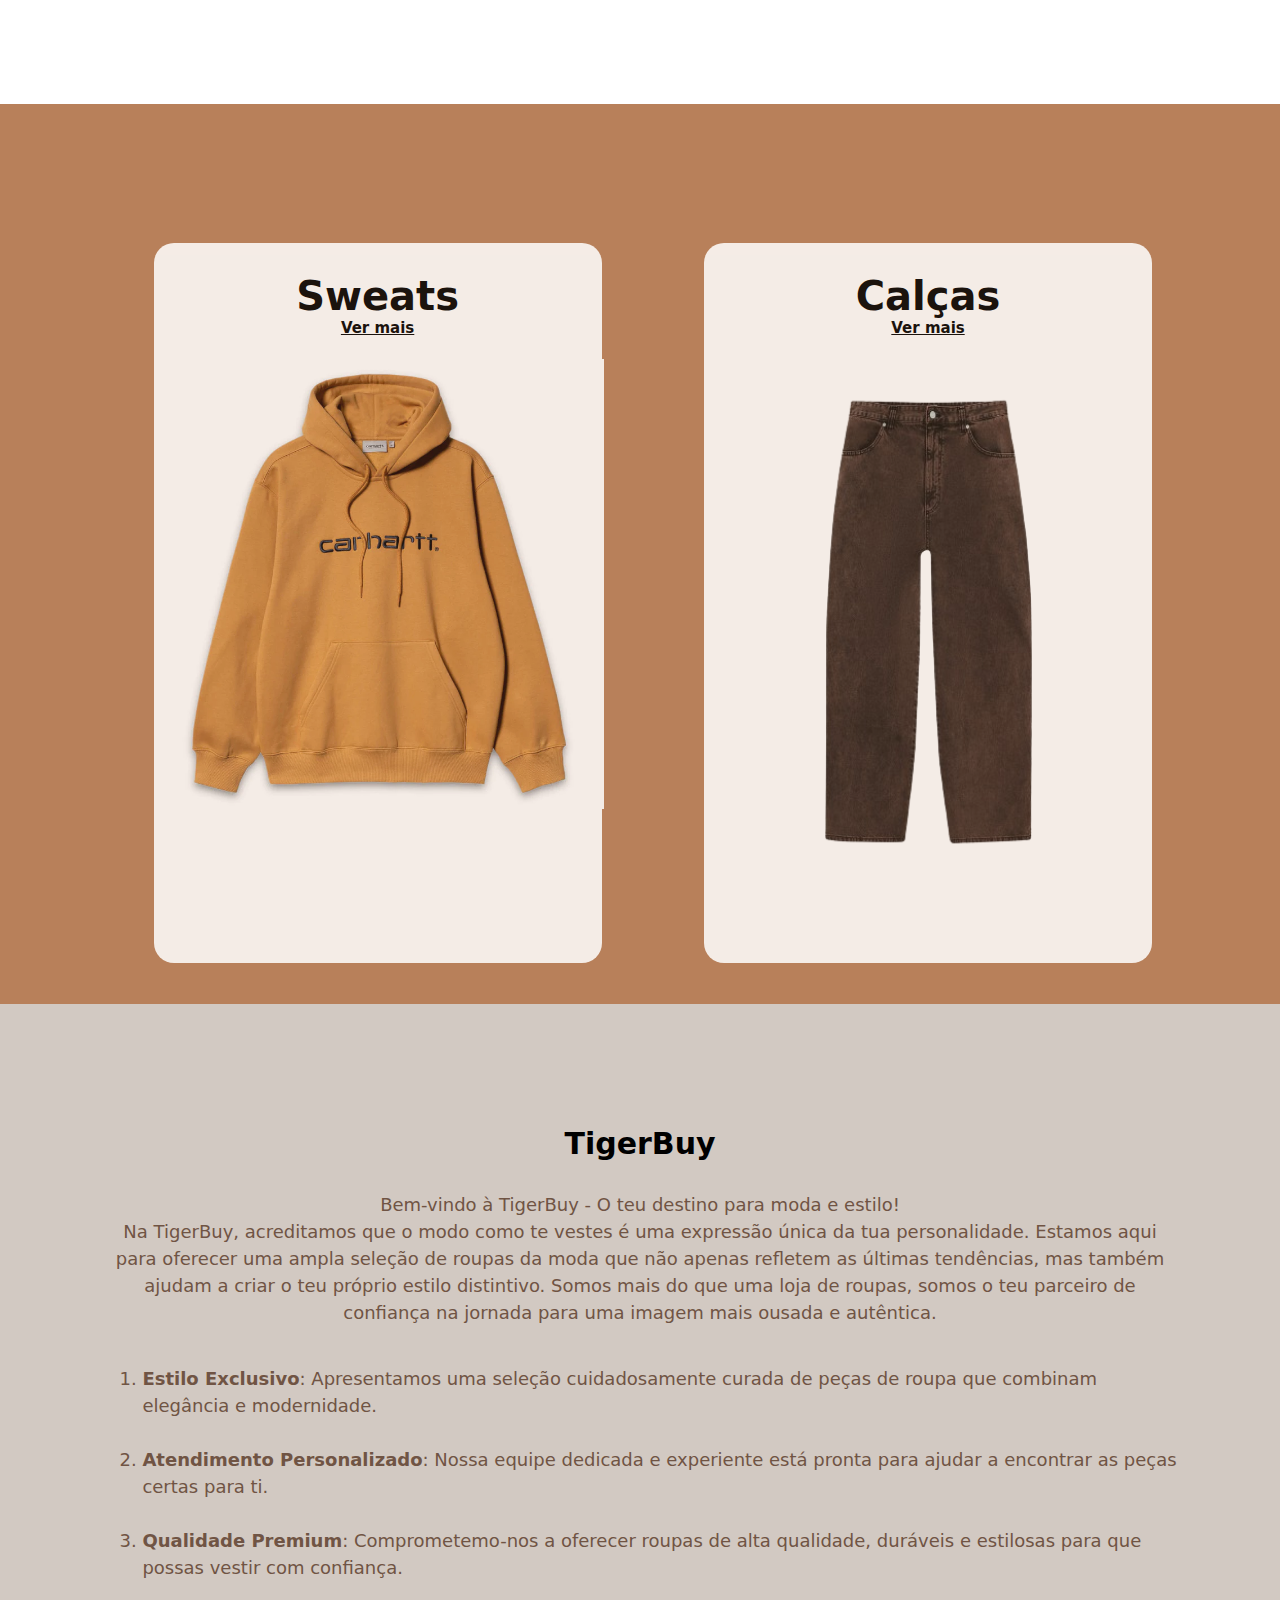
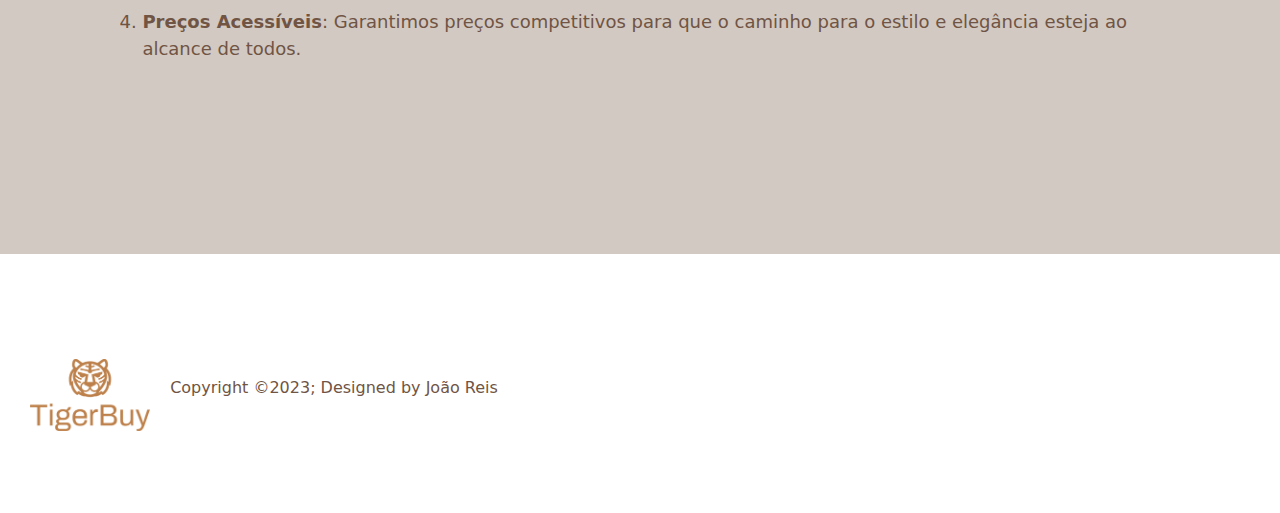
<file: index.html>
<!-- COMO ENTRAR NO ADMIN :
    PASS DO ADMIN : admin
    UTILIZADOR : admin 
    MAIL : admin@gmail.com 
-->
<!DOCTYPE html>
<html lang="en">
<head>
    <meta charset="UTF-8">
    <meta name="viewport" content="width=device-width, initial-scale=1.0">
    <title>TigerBuy</title>
    <link rel="stylesheet" href="style.css">
</head>
<body>   
    <iframe src="menu.php" width="100%" height="100px" frameborder="0"></iframe>
    <div class="bgImage">
        <div class="home_sweats">
            <h1>Sweats</h1>
            <h2><a href="catalogo.php#container-sweats" style="color: black;">Ver mais</a><h2>
            <img src="img/sweatHome.webp">
        </div>
        <div class="home_calcas">
            <h1>Calças</h1>
            <h2><a href="catalogo.php#container-calcas" style="color: black;">Ver mais</a><h2>
            <img src="img/calcasHome.png">
        </div>
    </div>
    <section class="sobre" id="sobre">
        <div class="sobre_conteudo"> 
            <h2>TigerBuy</h2>
            <p>Bem-vindo à TigerBuy - O teu destino para moda e estilo!<br>
                Na TigerBuy, acreditamos que o modo como te vestes é uma expressão única da tua personalidade. Estamos aqui para
                oferecer uma ampla seleção de roupas da moda que não apenas refletem as últimas tendências, mas também ajudam a
                criar o teu próprio estilo distintivo. Somos mais do que uma loja de roupas, somos o teu parceiro de confiança na
                jornada para uma imagem mais ousada e autêntica.</p>
            <br>
            <ol>
                <li><b>Estilo Exclusivo</b>: Apresentamos uma seleção cuidadosamente curada de peças de roupa que combinam elegância
                    e modernidade.</li>
                <br>
                <li><b>Atendimento Personalizado</b>: Nossa equipe dedicada e experiente está pronta para ajudar a encontrar as
                    peças certas para ti.</li>
                <br>
                <li><b>Qualidade Premium</b>: Comprometemo-nos a oferecer roupas de alta qualidade, duráveis e estilosas para que
                    possas vestir com confiança.</li>
                <br>
                <li><b>Preços Acessíveis</b>: Garantimos preços competitivos para que o caminho para o estilo e elegância esteja ao
                    alcance de todos.</li>
            </ol>
        </div>
    </section> 
    <iframe src="footer.html" width="100%" height="255" frameborder="0"></iframe>
</body>
</html>
</file>
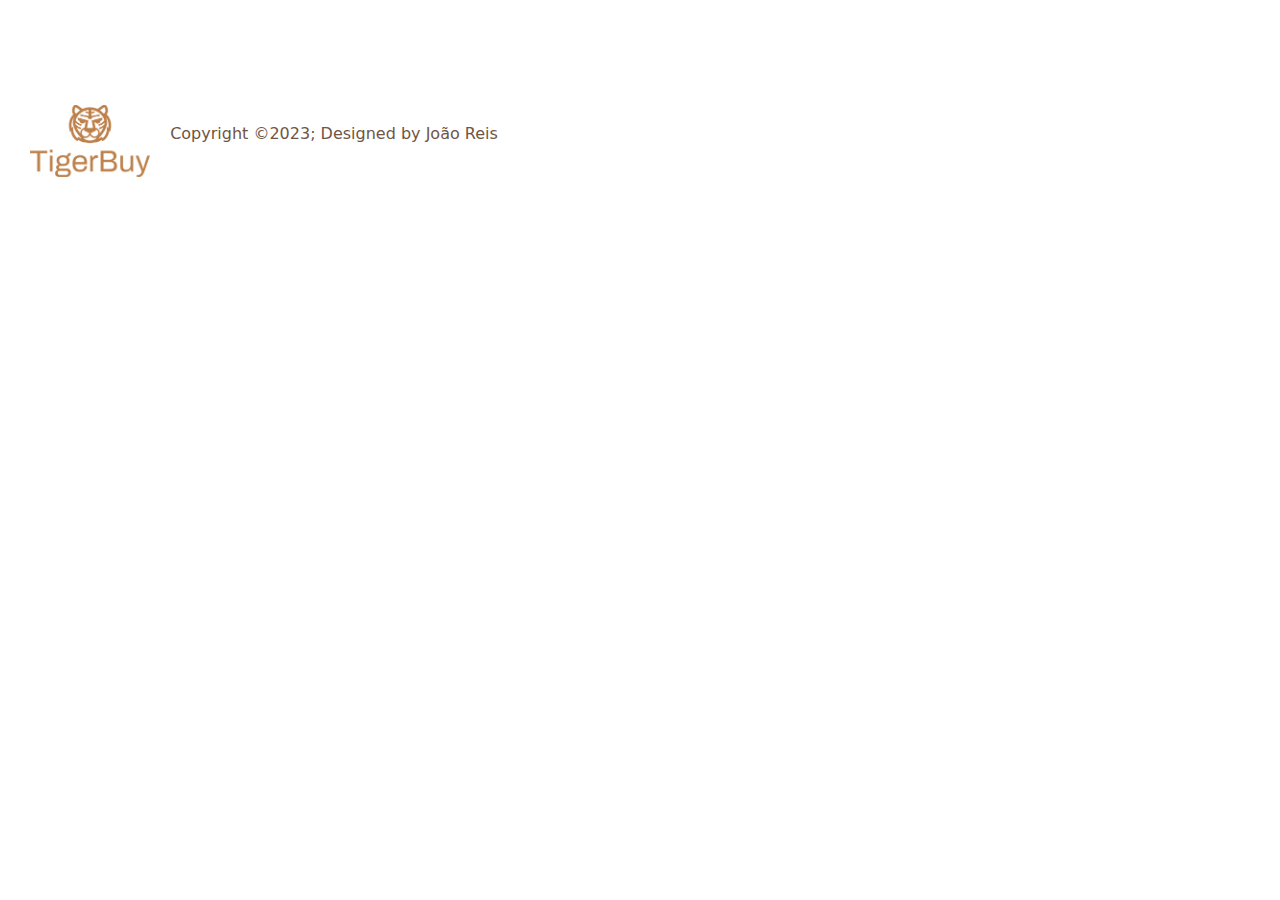
<file: footer.html>
<!DOCTYPE html>
<html lang="en">
<head>
    <meta charset="UTF-8">
    <meta name="viewport" content="width=device-width, initial-scale=1.0">
    <link rel="stylesheet" href="style.css">
    <link rel="stylesheet" href="https://cdnjs.cloudflare.com/ajax/libs/font-awesome/6.4.2/css/all.min.css" integrity="sha512-z3gLpd7yknf1YoNbCzqRKc4qyor8gaKU1qmn+CShxbuBusANI9QpRohGBreCFkKxLhei6S9CQXFEbbKuqLg0DA==" crossorigin="anonymous" referrerpolicy="no-referrer" />
    <title>Document</title>
</head>
<body style="overflow: hidden;">
    <footer class="footer_menu">
        <div style="width: 60%; float: right; margin-top: 10px;">
            <iframe  style="float: right;"  width="100%" height="200" frameborder="0" scrolling="no" marginheight="0" marginwidth="0" src="https://maps.google.com/maps?width=100%25&amp;height=200&amp;hl=en&amp;q=Lgo%20Dr.%20Serafim%20Lopes%20Pereira,%202400-250%20Leiria+(Leiria)&amp;t=k&amp;z=17&amp;ie=UTF8&amp;iwloc=B&amp;output=embed"></iframe>
        </div>
        <img src="img/tigerbuy.png" class="footer_logo">
        <div class="social_icons">
            <a href="https://www.facebook.com/profile.php?id=100091956696504" target="_blank"><i class="fa-brands fa-facebook"></i></a>
            <a href="https://www.instagram.com/kazzio7/" target="_blank"><i class="fa-brands fa-instagram"></i></a>
            <a href="mailto:40991@aeds.pt" target="_blank"><i class="fa-solid fa-envelope"></i></a>
            <a href="https://www.youtube.com/watch?v=p65VssfJ3k4&t=321s" target="_blank"><i class="fa-brands fa-youtube"></i></a>
        </div>
        <p style="text-align: center;">Copyright &copy;2023; Designed by João Reis</p>
    </footer> 
</body>
</html>
</file>
<file: style.css>
html{
    scroll-behavior:smooth;
}

body {
    margin: 0;
    min-height: 100vh;
}

* {
    margin: 0;
    font-family: system-ui, -apple-system, BlinkMacSystemFont, 'Segoe UI', Roboto, Oxygen, Ubuntu, Cantarell, 'Open Sans', 'Helvetica Neue', sans-serif;
}


/* TOP NAV*/


.topnav {
    display: flex;
    justify-content: center;
    align-items: center;
    letter-spacing: .5px;
    text-transform: uppercase;
    background-color: white;
    height: 100px;
}

.nav-container {
    display: flex;
    align-items: center;
    height: 100px;
}

.topnav-icon{
    height: 70px;
    width: 120px;
}

.topnav a {
    color: #B8805A;
    text-align: center;
    padding: 15px 30px;
    text-decoration: none;
    font-size: 17px;
    display: inline-block;
    position: relative;
}

.topnav a:after {
    content: '';
    position: absolute;
    width: 100%;
    transform: scaleX(0);
    height: 2px;
    bottom: 0;
    left: 0;
    background-color: #B8805A;
    transform-origin: bottom;
    transition: transform 0.5s ease-out;
}
  
.topnav a:hover:after {
    transform: scaleX(0.8);
    transform-origin: bottom center;
}

#cart-icon {
    margin-top: 10px;
    height: 30px;
    float: right;
    cursor: pointer;
    position: relative;
}

.quantity {
    color: white;
    margin-left: 15px;
    padding-left: 4px;
    padding-bottom: 5px;
    background-color: #B8805A;
    border-radius: 10px;
    width: 13px;
    height: 13px;
    position: absolute;
    z-index: 100;
    font-size: small;
}


/* Página Login*/


.login-container {
    display: flex;
    align-items: center;
    justify-content: center;
}

.divLogin {
    margin-top: 5%;
    background-color: white;
    width: 45%;
    height: 60%;
    min-height: 400px;
    max-height: 450px;
    border-radius: 55px;
    box-shadow: 15px 15px 46px 0px #B8805A;
    transition: 1.2s;
    scale: 1;
}

.divLogin:hover{
    transition: 1.2s;
    transform: scale(1.1);
    align-items: center;
    vertical-align: middle;
    box-shadow:15px 15px 46px 5px #5D341B;
    cursor: pointer;
}

.formLogin h1{
    color: #5D341B;
    text-align: center;
    margin-bottom: 35px;
}

.formLogin h4{
    margin-top: 10px;
    font-size: 14px;
    color: red;
    text-align: center;
}

.formLogin {
    margin-top: 4%;
    text-align: center;
}

.formLogin input {
    text-align: center;
    border-radius: 10px;
}

.formLogin-table{
    color: #5D341B;
    display:  grid;
    place-items: center;
    border-collapse: separate;
    border-spacing: 0 15px;
}

.formLogin-table h3{
    color: #B8805A;
}

.btn{
    margin-top: 25px;   
    border-color: #B8805A;
    font-family:'Century Gothic';
    font-size: 20px;
    width: 20%;
    color: #D2C9C2;
    background-color: #B8805A;
    border-radius: 10px;
    transition: 0.6s ease-in-out;
    scale: 1;
}

.btn:hover{
    transform: scale(1.1);
    margin-bottom: 10px;
    transition: 0.6s ease-in-out;   
    box-shadow:1px 1px 10px 1px #5D341B;
    cursor: pointer;
}

/* Página index */

.bgImage{
    background-color: #B8805A ;
    height: 100vh;
}


.home_sweats{
    background-color: white;
    opacity: 85%;
    left: 12%;
    top: 27%;
    position: absolute;
    width: 35%;
    height: 80vh;
    border-radius: 20px;
    scale: 1;
}


.home_sweats img{
    transition: 0.6s ease-in-out;
    margin-top: 5%;
    height: 50vh;
}

.home_sweats img:hover{   
    transition: 0.6s ease-in-out;
    transform: scale(1.1);
    cursor: pointer;
}

.home_sweats h1{
    font-size: 40px;
    margin-top: 30px;
    text-align: center;
}

.home_sweats h2{
    font-size: 15px;
    text-align: center;
}

.home_calcas{
    background-color: white;
    opacity: 85%;
    left: 55%;
    top: 27%;
    position: absolute;
    width: 35%;
    height: 80vh;
    border-radius: 20px;
    scale: 1;
}

.home_calcas img {
    transition: 0.6s ease-in-out;
    height: 70vh;
    margin-top: -30px ;
}

.home_calcas img:hover{   
    transition: 0.6s ease-in-out;
    transform: scale(1.1);
    cursor: pointer;
}

.home_calcas h1{
    font-size: 40px;
    margin-top: 30px;
    text-align: center;
}

.home_calcas h2{
    font-size: 15px;
    text-align: center;
}


/* Página catálogo*/



section {
    padding: 100px 8%;
}

section h1{
    color: #5D341B;
    text-align: center;
    width: auto;
    font-size: 45px;
    text-shadow: 3px 3px 3px #B8805A;
    margin-bottom: 30px;
}

.container-sweats {
    display: grid;
    grid-template-columns: repeat(auto-fit, minmax(220px, auto));
    align-items: center;
    gap: 2rem;
    text-align: center;
    cursor: pointer;
    padding-top: 2rem;
}

.container-calcas {
    display: grid;
    grid-template-columns: repeat(auto-fit, minmax(220px, auto));
    align-items: center;
    gap: 2rem;
    text-align: center;
    cursor: pointer;
    padding-top: 2rem;
}

.newItems-content{
    display: grid;
    grid-template-columns: repeat(auto-fit, minmax(300px, auto));
    align-items: center;
    gap: 2rem;
    text-align: center;
    cursor: pointer;
    padding-top: 2rem;
}

.newItems-content span{
    text-decoration: line-through;
}

.box {
    background-color: #f1f1f1;
    padding: 0px 20px 10px 20px;
    box-shadow: 5px 45px 56px rgba(0, 0, 0, 0.12);
    border-radius: 10px;
    position: relative;
    transition: all .35s ease;
    scale: 1;
    max-width: 35vh;
}

.box:hover {
    transform: scale(1.1);
}

.product-img {
    max-width: 100%;
}

.box h4 {
    font-size: 18px;
    letter-spacing: 1px;
    margin-bottom: 8px;
}

.box h5 {
    font-size: 16px;
    letter-spacing: 1px;
    margin-bottom: 20px;
}

.add-cart{
    border-radius: 10px;
    position: absolute;
    top: 0;
    left: 0;
    padding: 10px;
    background: #5D341B;
    color: white;
    display: inline-flex;
    align-items: center;
    justify-content: center;
    font-size: 18px;
    cursor: pointer;
}

.add-cart:active{
    transform: scale(1.2);
}

.discount-popup {
    display: none;
    position: fixed;
    top: 50%;
    left: 50%;
    transform: translate(-50%, -50%);
    padding: 20px;
    background-color: #fff;
    border: 1px solid #ccc;
    box-shadow: 0 0 10px rgba(0, 0, 0, 0.1);
    z-index: 1000;
}

.overlay {
    display: none;
    position: fixed;
    top: 0;
    left: 0;
    width: 100%;
    height: 100%;
    background-color: rgba(0, 0, 0, 0.5);
    z-index: 999;
}

/* Carrinho */

.cart-menu{
    position: fixed;
    top: 0;
    right: -100%;
    width: 360px;
    min-height: 100vh;
    padding: 20px;
    background-color: rgb(255, 255, 255);
    box-shadow: 0px 0px 30px #5D341B;    
    z-index: 100;
    transition: 0.6s ease-in-out;
}

.cart-menu.active{
    transition: 0.5s ease-in-out;
    right: 0;
}

.cart-title{
    text-align: center;
    font-size: 27px;
    margin-bottom: 30px;
}

.cart-box{
    display: grid;
    grid-template-columns: 32% 50% 18%;
    align-items: center;
    gap: 16px;
    margin-top: 16px;
}

.cart-img{
    width: 100px;
    height: 100px;
    object-fit: contain;
    padding: 10px;
}

.detail-box{
    display: grid;
    row-gap: 8px;
}

.cart-product-title{
    font-size: 15px;
    text-transform: uppercase;
}

.cart-price{
    font-size: 13px;
}

.cart-quantity{
    border: 1px solid;
    width: 40px;
    text-align: center;
    font-size: 15px;
}

.cart-remove{
    font-size: 24px;
    color: red;
    cursor: pointer;
}

.total{
    display: flex;
    justify-content: flex-end;
    margin-top: 18px;
    border-top: 1px solid;
}

.total-title{
    font-size: 17px;
    font-weight: 600;
}

.total-price{
    margin-left: 7px;
}

.btn-buy{
    box-shadow: 1px 1px 26px 0px #B8805A;
    display: flex;
    margin: 1.5rem auto 0 auto;
    padding: 12px 20px;
    border: none;
    background-color: #5D341B;
    color: white;
    font-size: 15px;
    font-weight: 500;
    cursor: pointer;
    border-radius: 10px;
    transition: 0.6s ease-in-out;
}

.btn-buy:hover{
    transition: 0.6s ease-in-out;
    transform: scale(1.1);
}

#close-cart{
    position: absolute;
    top: 15px;
    right: 13px;
    font-size: 30px;
    color: #5D341B;
    cursor: pointer;
}

/* Sobre */

.sobre{
    background-color: #D2C9C2;
    display: flex;
    align-items: center;
    justify-content: center;
    flex-direction: column;
    padding-top: 30px;
    height: 80vh;
}

.sobre_conteudo{
    text-align: center;
}

.sobre_conteudo h2{
    font-size: 30px;
    margin-bottom: 30px;
}

.sobre_conteudo p {
    font-size: 18px;
    color: #705444;
    line-height: 1.5;
    margin: 20px 0;
    text-align: center;
    font-weight: 400;
}

.sobre_conteudo ol{
    font-size: 18px;
    color: #705444;
    line-height: 1.5;
    text-align: left;
    font-weight: 400;
}


/* Footer */



.footer_menu {
    text-align: left;
    padding: 35px 30px 100px;
    background-color: white;
    color: #705444;
    margin-bottom: 0;
}

.footer_logo{
    margin-top: 70px;
    width: 120px;
    float: left;
}

.footer_logo:hover {
    transition: 0.5s ease-in-out;
}

.social_icons{
    margin-top: 4%;
    display: flex;
    justify-content: center;
}

.social_icons a{
    text-decoration: none;
    padding: 10px;
    background-color: white;
    margin: 10px;
    border-radius: 50%;
}

.social_icons a:hover{
    background-color: #111;
    transition: 0.5s ease-in-out;
}

.social_icons a i{
    font-size: 2em;
    color: #5D341B;
    opacity: 0.9;
}

.social_icons a:hover i{
    color: white;
    transition: 0.5s;
}


/* Admin  */

.painel_admin{
    text-align: center;
    float:  left;
    background-color: #705444;
    width: 30%;
    height: 100vh;
    box-shadow: 1px 0px 26px 0px #5D341B;
}

.painel_admin h1{
    margin: auto;
    width: 50%;
    padding: 10px;
    font-size: 30px;
    color: white;
    margin-bottom: 50px;
}

.painel_admin h2{
    padding: 10px;
    font-size: 19px;
    color: white;
    transition: 0.6s;
    text-align: center;
}

.painel_admin h2:hover{
    cursor: pointer;
    transition: 0.6s;
    transform: scale(1.1);
}

.novo_produto{
    display: flex;
    align-items: center;
    justify-content: center;
    height: 100vh;
}

.dados_produto{
    background-color: white;
    text-align: center;
    width: 50%;
    height: 80%;
    border-radius: 10px;
    box-shadow: 1px 1px 26px 0px #B8805A;
}

.dados_produto h1{
    color: #705444;
    text-transform: uppercase;
    margin-top: 7%;
    font-size: 30px;
    font-weight: 900;
    margin-bottom: 10%;
}

.inserir_produto{
    margin-top: 4%;
    text-align: center;
}

.inserir_produto input {
    border-radius: 10px;
    text-align: center;
}

.inserir_produto h3{
    margin-bottom: 50px;
    font-size: 24px;
}

.inserir_produto h4{
    margin-top: 10px;
    font-size: 14px;
    color: red;
    text-align: center;
}

.eliminar_produto{
    margin-left: 10px;
    margin-top: 10px;
}

.eliminar_produto input {
    border-radius: 10px;
    text-align: center;
}

/* Página erro */

.body-erro {
    font-family: Arial, sans-serif;
    background-color: #f8f9fa;
    text-align: center;
    padding: 50px;
}

.erro-mensagem{
    color: white;
    background-color: #B8805A;
    border: 1px solid #f5c6cb;
    padding: 15px;
    margin-bottom: 20px;
    border-radius: 5px;
}

.login-link {
    color: #5D341B;
    font-weight: bold;
    text-decoration: none;
}

/* Responsive */

@media (max-width: 1350px) {
    .divLogin {
        width: 570px;
    }
}

@media (min-width: 1500px) {
    .home_sweats, .home_calcas{
        height: 700px;
    }
}

@media (max-width: 1000px) {
    .home_sweats, .home_calcas {
        top: 20%;
        height: 500px;
    }
}

@media (max-width: 850px) {
    .home_sweats, .home_calcas {
        top: 18%;
        height: 420px;
    }
}

@media (max-width: 700px) {
    .home_sweats, .home_calcas {
        top: 30%;
        height: 60%;
    }
}

@media (max-width: 550px) {
    .home_sweats, .home_calcas {
        top: 25%;
        height: 350px;
    }
}

@media (max-width: 1360px) {
    .login-container{
        height: 350px;
    }
}

@media (max-width: 500px){
    .home_sweats, .home_calcas{
        height: 40%;
        top: 24%;
    }
    .home_sweats h1, .home_calcas h1{
        font-size: 20px;
    }
    .home_sweats h2, .home_calcas h2{
        font-size: 10px;
    }
}
</file>
